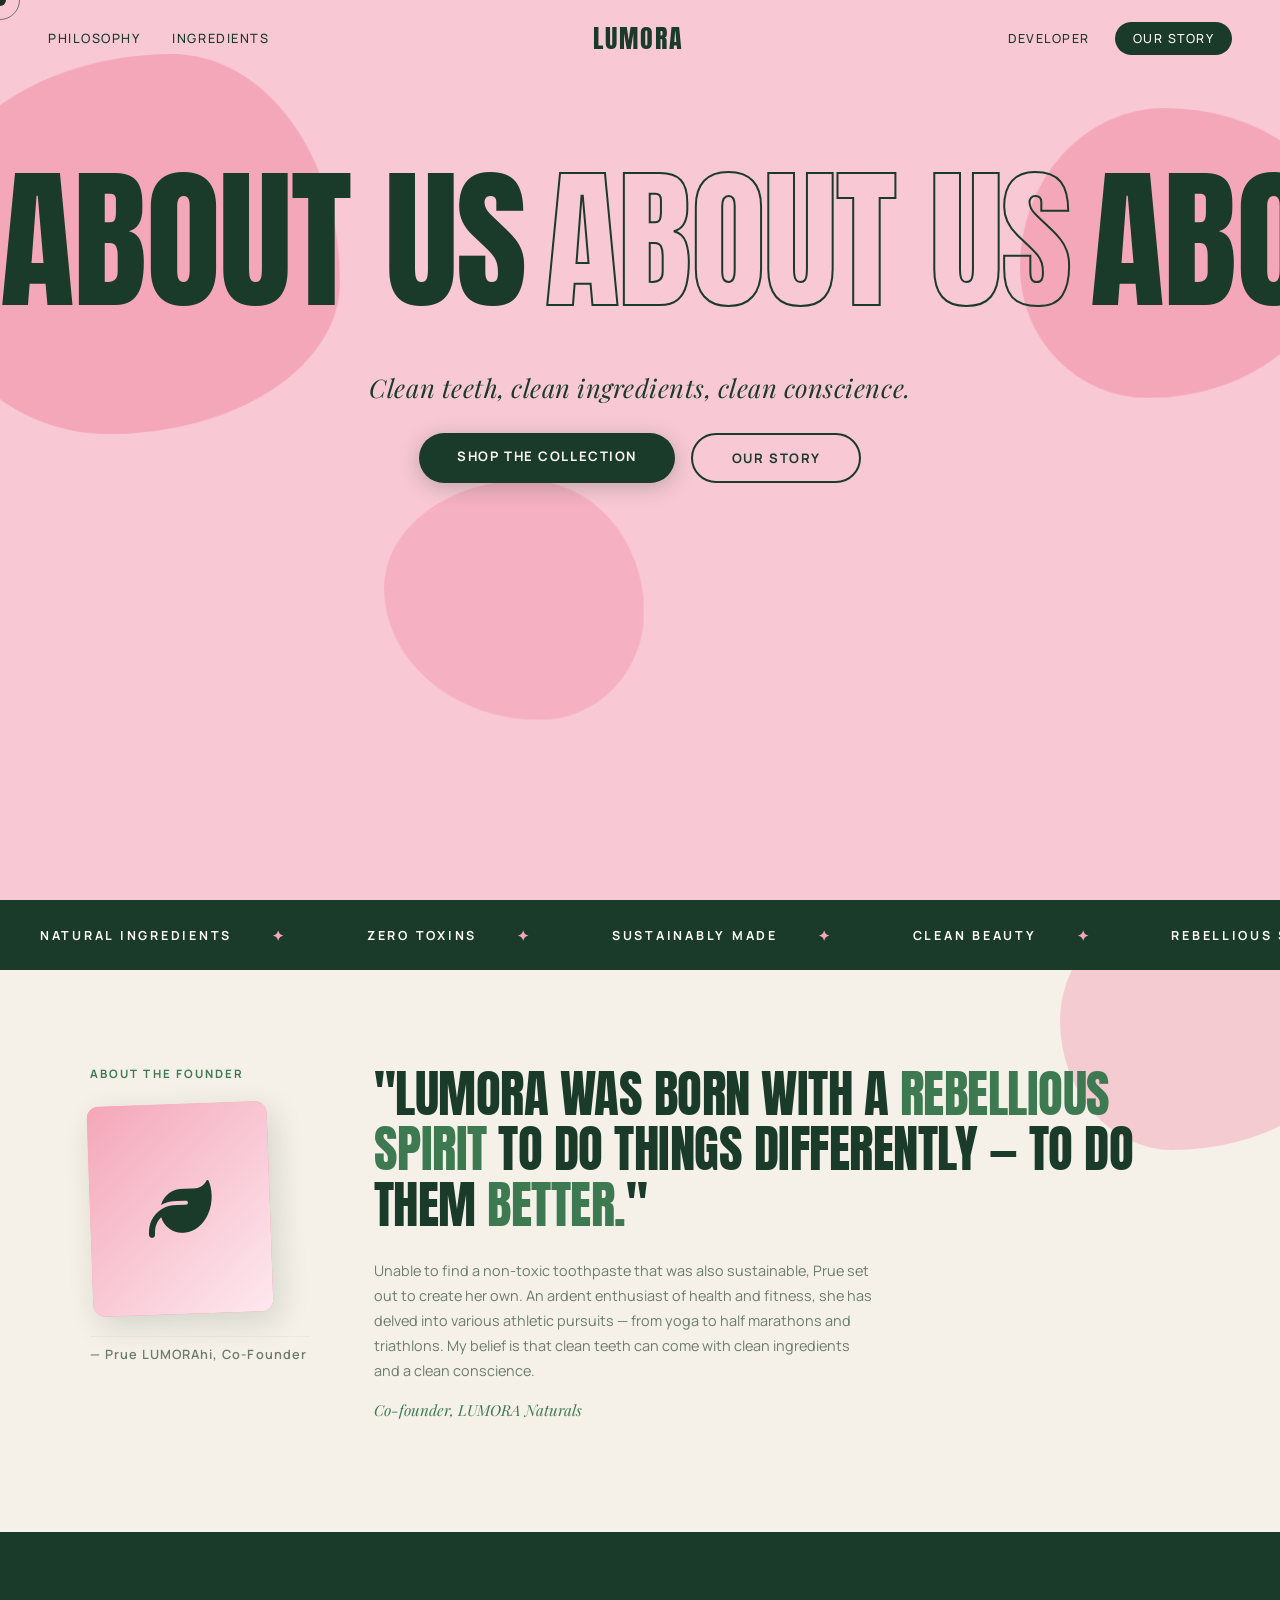
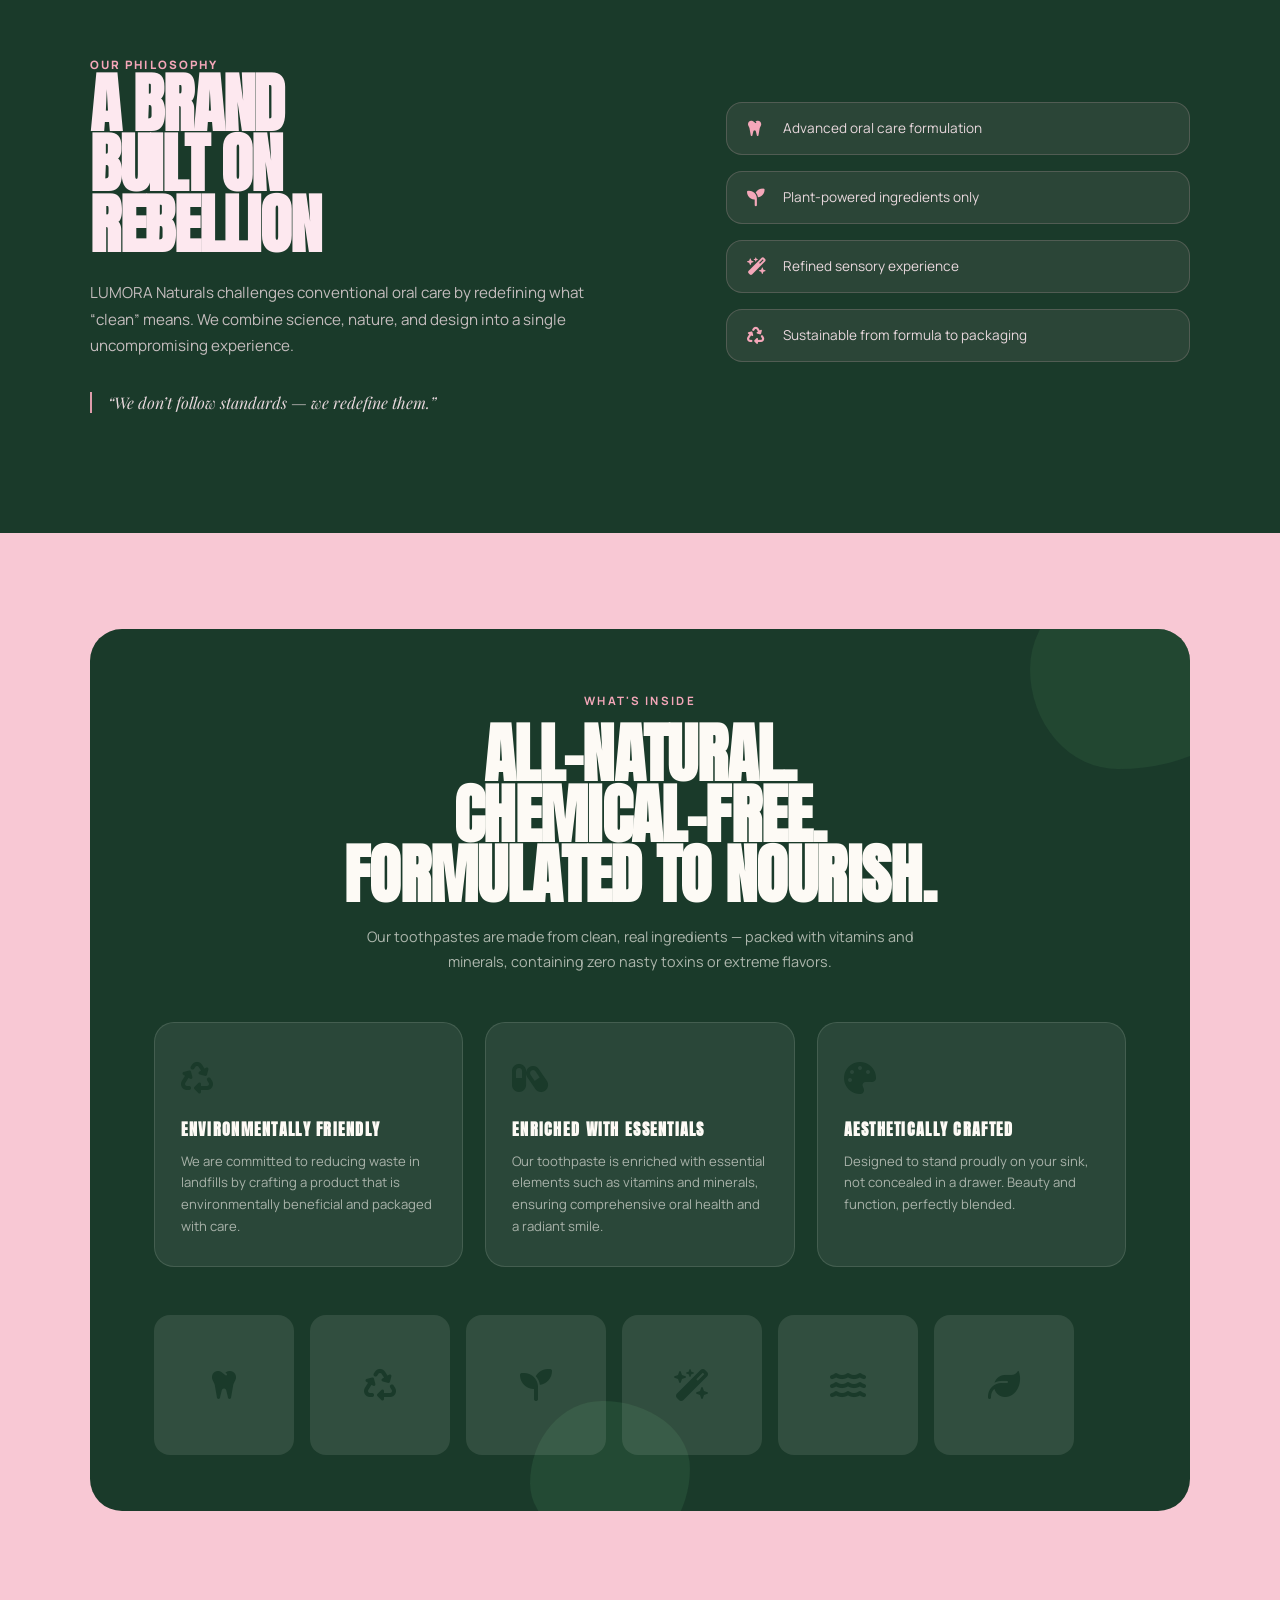
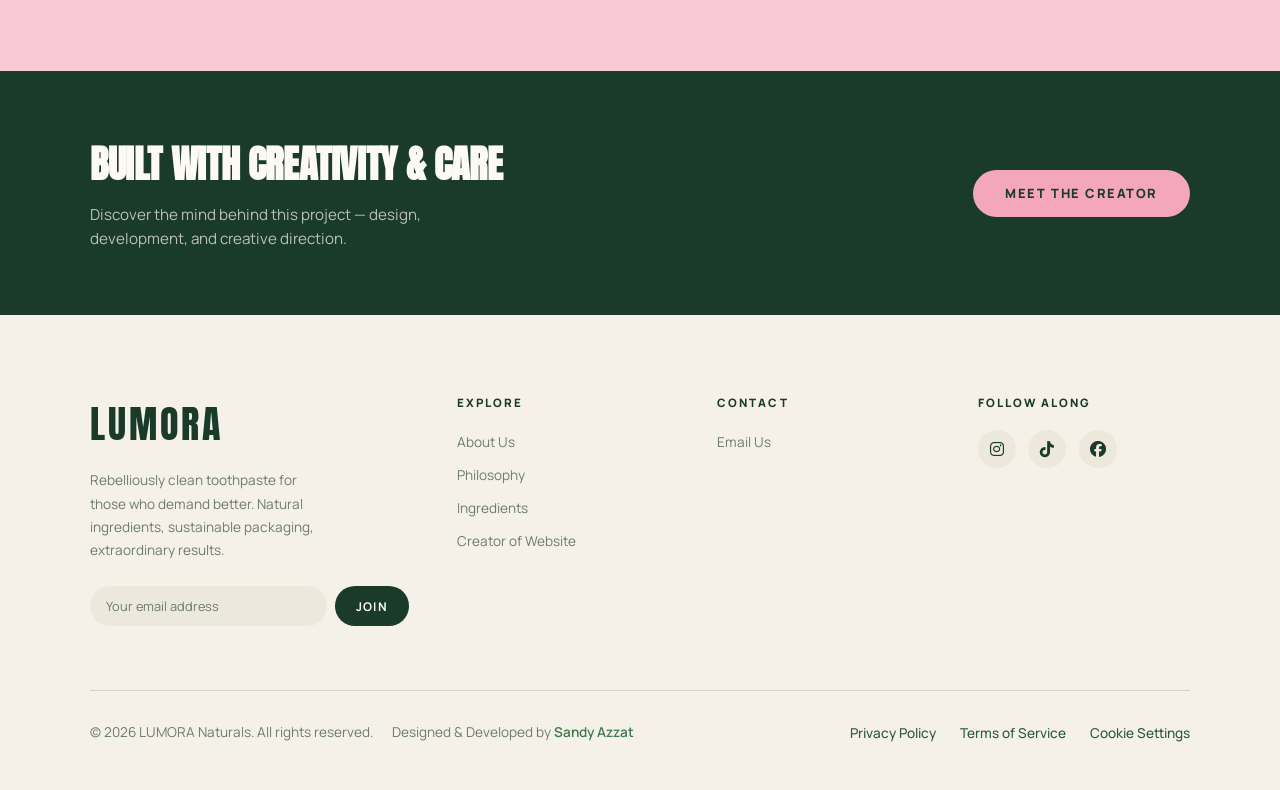
<file: index.html>
<!DOCTYPE html>
<html lang="en">
  <head>
    <meta charset="UTF-8" />
    <meta name="viewport" content="width=device-width, initial-scale=1.0" />
    <title>LUMORA Naturals</title>

    <link rel="preconnect" href="https://fonts.googleapis.com" />
    <link rel="preconnect" href="https://fonts.gstatic.com" crossorigin />
    <link href="https://fonts.googleapis.com/css2?family=Anton&family=Manrope:wght@300;400;500;600;700&family=Playfair+Display:ital,wght@0,700;0,900;1,700&display=swap" rel="stylesheet" />

    <link href="https://cdnjs.cloudflare.com/ajax/libs/font-awesome/6.5.0/css/all.min.css" rel="stylesheet">

    <link rel="stylesheet" href="./index.css">
    <script defer src="./index.js"></script>
  </head>
  <body>
      <div class="cursor" id="cursor"></div>
      <div class="cursor-ring" id="cursorRing"></div>

      <nav>
        <div class="nav-links">
          <a href="#philosophy">Philosophy</a>
          <a href="#ingredients">Ingredients</a>
        </div>
        <span class="logo">LUMORA</span>
        <div class="nav-right">
          <a href="./sandy.html">Developer</a>
          <a class="cart-btn" href="#founder">Our Story</a>
        </div>
      </nav>

      <section id="hero">
        <div class="blob blob-1"></div>
        <div class="blob blob-2"></div>
        <div class="blob blob-3"></div>

        <div class="marquee-wrap">
          <div class="marquee-track" aria-hidden="true">
            <span>About Us</span>
            <span class="outline">About Us</span>
            <span>About Us</span>
            <span class="outline">About Us</span>
            <span>About Us</span>
            <span class="outline">About Us</span>
            <span>About Us</span>
            <span class="outline">About Us</span>
            <span>About Us</span>
            <span class="outline">About Us</span>
            <span>About Us</span>
            <span class="outline">About Us</span>
          </div>
        </div>

        <div class="hero-center">
          <p class="hero-tagline">Clean teeth, clean ingredients, clean conscience.</p>
          <div class="hero-cta">
            <a href="#philosophy" class="btn-primary">Shop the Collection</a>
            <a href="#founder" class="btn-outline">Our Story</a>
          </div>
        </div>
      </section>

      <div class="marquee-section" aria-hidden="true">
        <div class="marquee-track-2">
          <span>Natural Ingredients</span>
          <span>Zero Toxins</span>
          <span>Sustainably Made</span>
          <span>Clean Beauty</span>
          <span>Rebellious Spirit</span>
          <span>Natural Ingredients</span>
          <span>Zero Toxins</span>
          <span>Sustainably Made</span>
          <span>Clean Beauty</span>
          <span>Rebellious Spirit</span>
          <span>Natural Ingredients</span>
          <span>Zero Toxins</span>
          <span>Sustainably Made</span>
          <span>Clean Beauty</span>
          <span>Rebellious Spirit</span>
          <span>Natural Ingredients</span>
          <span>Zero Toxins</span>
          <span>Sustainably Made</span>
          <span>Clean Beauty</span>
          <span>Rebellious Spirit</span>
        </div>
      </div>

      <section id="founder">
        <div class="founder-inner">
          <div class="founder-left reveal">
            <span class="founder-label">About the Founder</span>

            <div class="founder-img-wrap">
              <div class="founder-img-placeholder">
                <i class="fa-solid fa-leaf"></i>
              </div>
            </div>

            <p class="founder-name">— Prue LUMORAhi, Co-Founder</p>
          </div>

          <div class="founder-right">
            <p class="founder-quote reveal reveal-delay-1">
              "LUMORA was born with a <span class="accent">rebellious spirit</span> to do things differently — to do them <span class="accent">better.</span>"
            </p>

            <p class="founder-bio reveal reveal-delay-2">
              Unable to find a non-toxic toothpaste that was also sustainable, Prue set out to create her own. An ardent enthusiast of health and fitness, she has delved into various athletic pursuits — from yoga to half marathons and triathlons. My belief is that clean teeth can come with clean ingredients and a clean conscience.
            </p>

            <em class="founder-byline reveal reveal-delay-3">Co-founder, LUMORA Naturals</em>
          </div>
        </div>
      </section>

      <section id="philosophy">
        <div class="philosophy-bg"></div>

        <div class="philosophy-inner">

          <div class="philosophy-left reveal">

            <span class="eyebrow">Our Philosophy</span>

            <h2 class="headline">
              A BRAND<br>
              BUILT ON<br>
              REBELLION
            </h2>

            <p class="subtext">
              LUMORA Naturals challenges conventional oral care by redefining what “clean” means.
              We combine science, nature, and design into a single uncompromising experience.
            </p>

            <p class="quote">
              “We don’t follow standards — we redefine them.”
            </p>

          </div>

          <div class="philosophy-right reveal reveal-delay-2">

            <div class="feature-line">
              <i class="fa-solid fa-tooth"></i>
              <span>Advanced oral care formulation</span>
            </div>

            <div class="feature-line">
              <i class="fa-solid fa-seedling"></i>
              <span>Plant-powered ingredients only</span>
            </div>

            <div class="feature-line">
              <i class="fa-solid fa-wand-magic-sparkles"></i>
              <span>Refined sensory experience</span>
            </div>

            <div class="feature-line">
              <i class="fa-solid fa-recycle"></i>
              <span>Sustainable from formula to packaging</span>
            </div>

          </div>

        </div>
      </section>

      <section id="ingredients">
        <div class="ingredients-container">

          <div class="ing-header">
            <span class="ing-eyebrow reveal">What's Inside</span>

            <h2 class="ing-headline reveal reveal-delay-1">
              All-Natural.<br>Chemical-Free.<br>Formulated to Nourish.
            </h2>

            <p class="ing-sub reveal reveal-delay-2">
              Our toothpastes are made from clean, real ingredients — packed with vitamins and minerals, containing zero nasty toxins or extreme flavors.
            </p>
          </div>

          <div class="ing-grid">

            <div class="ing-card reveal">
              <span class="ing-icon"><i class="fa-solid fa-recycle"></i></span>
              <h3 class="ing-card-title">Environmentally Friendly</h3>
              <p class="ing-card-desc">We are committed to reducing waste in landfills by crafting a product that is environmentally beneficial and packaged with care.</p>
            </div>

            <div class="ing-card reveal reveal-delay-1">
              <span class="ing-icon"><i class="fa-solid fa-capsules"></i></span>
              <h3 class="ing-card-title">Enriched with Essentials</h3>
              <p class="ing-card-desc">Our toothpaste is enriched with essential elements such as vitamins and minerals, ensuring comprehensive oral health and a radiant smile.</p>
            </div>

            <div class="ing-card reveal reveal-delay-2">
              <span class="ing-icon"><i class="fa-solid fa-palette"></i></span>
              <h3 class="ing-card-title">Aesthetically Crafted</h3>
              <p class="ing-card-desc">Designed to stand proudly on your sink, not concealed in a drawer. Beauty and function, perfectly blended.</p>
            </div>

          </div>

          <div class="ing-product-row reveal reveal-delay-3">
            <div class="ing-product-img"><i class="fa-solid fa-tooth"></i></div>
            <div class="ing-product-img"><i class="fa-solid fa-recycle"></i></div>
            <div class="ing-product-img"><i class="fa-solid fa-seedling"></i></div>
            <div class="ing-product-img"><i class="fa-solid fa-wand-magic-sparkles"></i></div>
            <div class="ing-product-img"><i class="fa-solid fa-water"></i></div>
            <div class="ing-product-img"><i class="fa-solid fa-leaf"></i></div>
          </div>

        </div>
      </section>

      <section class="creator-cta">
        <div class="creator-cta-inner">
          <div class="creator-text">
            <h2>Built with creativity & care</h2>
            <p>
              Discover the mind behind this project — design, development, and creative direction.
            </p>
          </div>
          <a href="./sandy.html" class="creator-btn">Meet the Creator</a>
        </div>
      </section>

      <footer>
        <div class="footer-inner">
          <div class="footer-top">
            <div class="footer-brand">
              <span class="footer-logo">LUMORA</span>
              <p>Rebelliously clean toothpaste for those who demand better. Natural ingredients, sustainable packaging, extraordinary results.</p>
  
              <form class="newsletter-form" onsubmit="return false">
                <input class="newsletter-input" type="email" placeholder="Your email address" />
                <button class="newsletter-btn" type="submit">Join</button>
              </form>
            </div>
  
            <div class="footer-col">
              <h4>Explore</h4>
              <ul>
                <li><a href="#founder">About Us</a></li>
                <li><a href="#philosophy">Philosophy</a></li>
                <li><a href="#ingredients">Ingredients</a></li>
                <li><a href="./sandy.html">Creator of Website</a></li>
              </ul>
            </div>
  
            <div class="footer-col">
              <h4>Contact</h4>
              <ul>
                <li><a href="#">Email Us</a></li>
              </ul>
            </div>
  
            <div class="footer-col">
              <h4>Follow Along</h4>
              <div class="social-links">
                <a href="#" aria-label="Instagram"><i class="fa-brands fa-instagram"></i></a>
                <a href="#" aria-label="TikTok"><i class="fa-brands fa-tiktok"></i></a>
                <a href="#" aria-label="Facebook"><i class="fa-brands fa-facebook"></i></a>
              </div>
            </div>
  
          </div>
  
          <div class="footer-bottom">
            <p class="footer-copy">
              &copy; <span id="year"></span> LUMORA Naturals. All rights reserved.
              <span class="footer-built">Designed & Developed by
                <a href="https://www.linkedin.com/in/sandy-azzat" target="_blank" rel="noopener noreferrer" class="creator-link">
                  Sandy Azzat
                </a>
              </span>
            </p>
  
            <div class="footer-legal">
              <a href="#">Privacy Policy</a>
              <a href="#">Terms of Service</a>
              <a href="#">Cookie Settings</a>
            </div>
          </div>
        </div>
      </footer>
  </body>
</html>
</file>
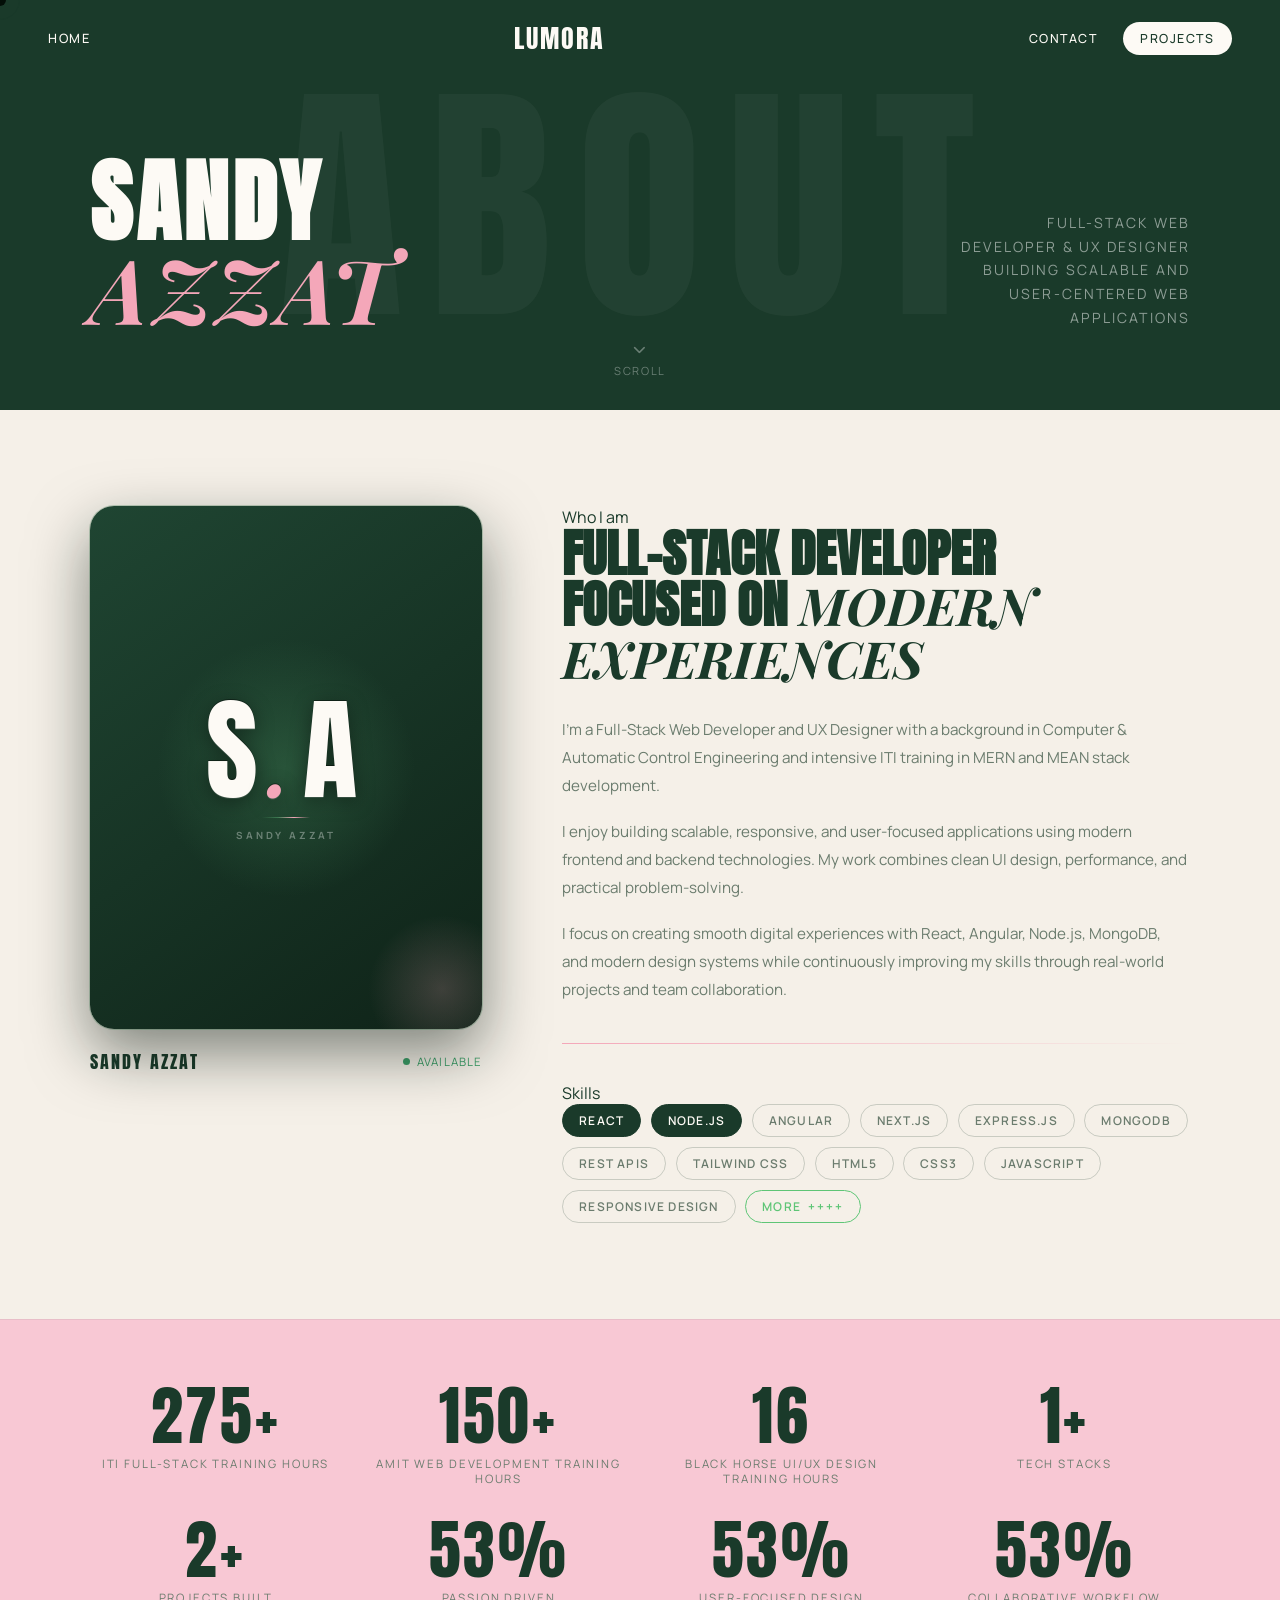
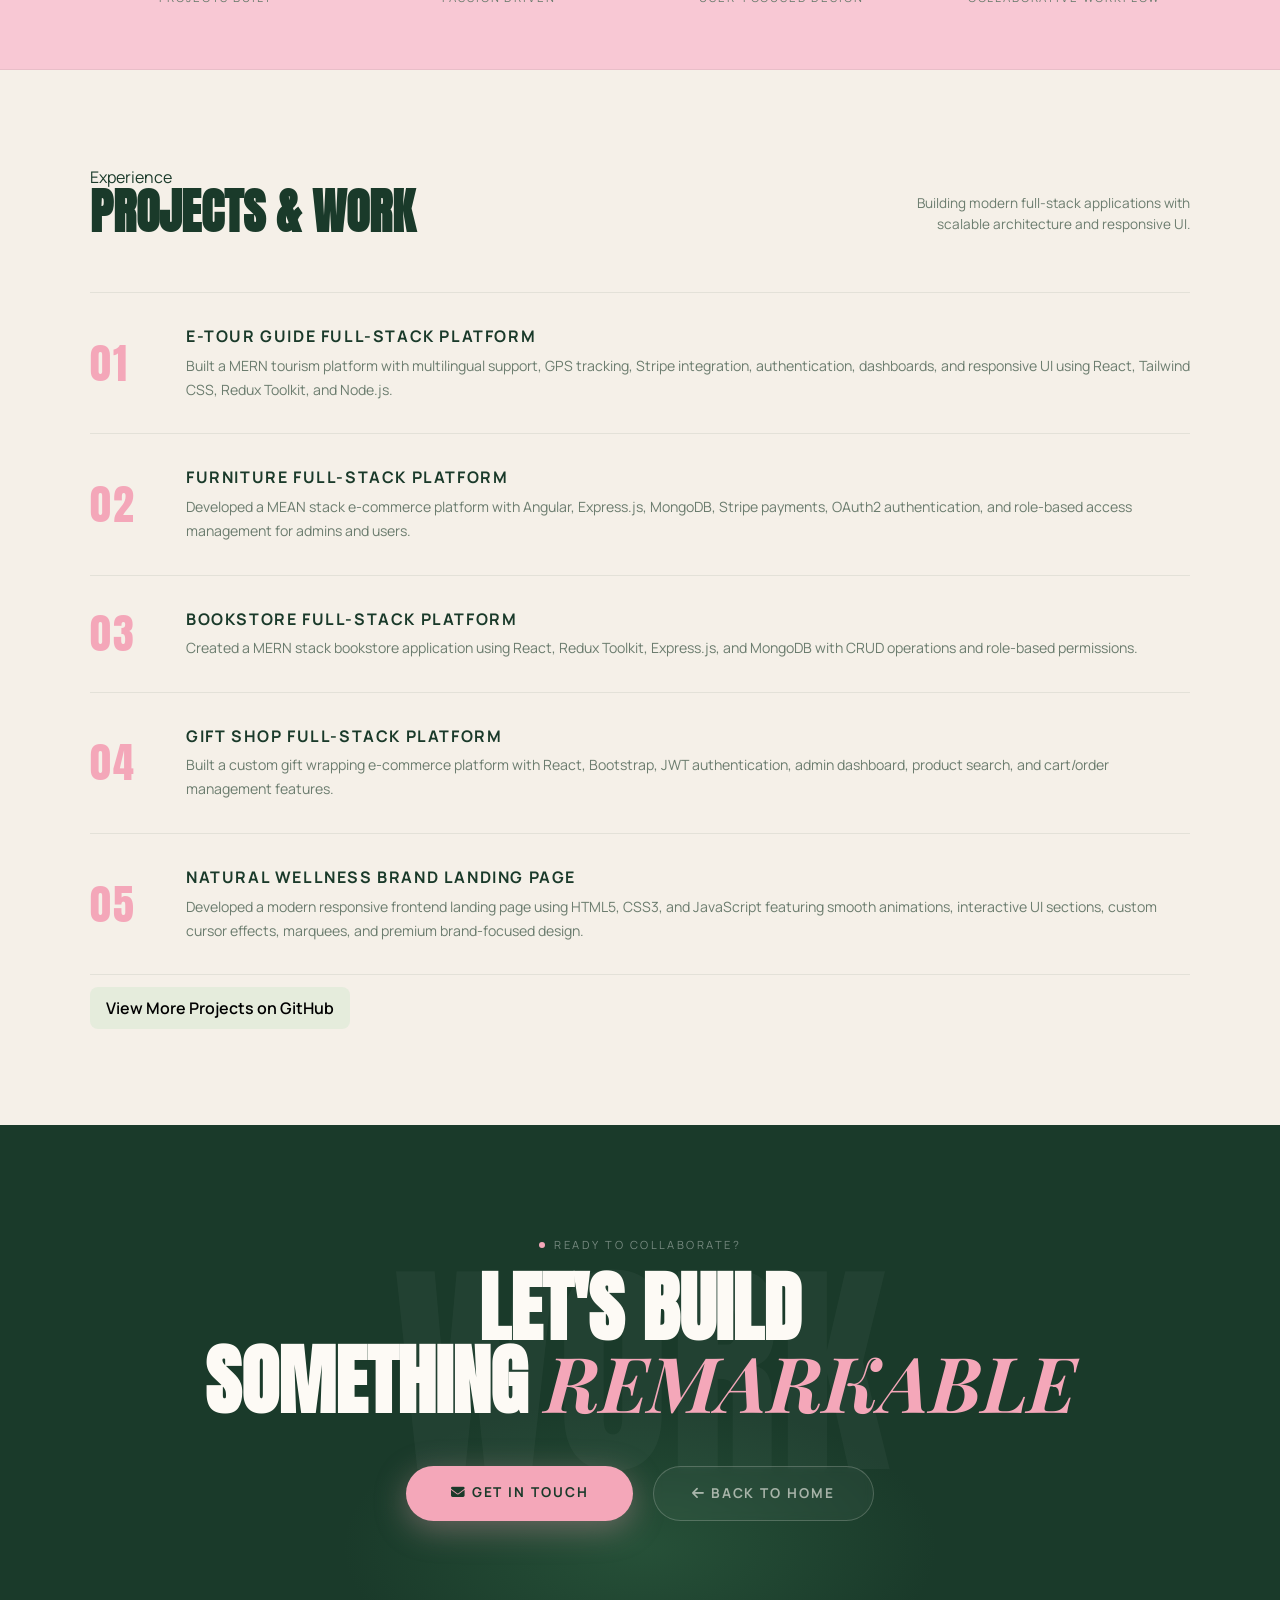
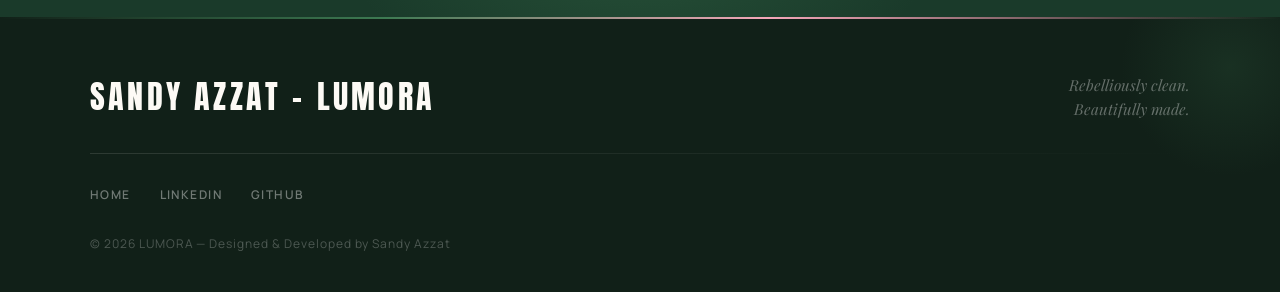
<file: sandy.html>
<!DOCTYPE html>
<html lang="en">
  <head>
    <meta charset="UTF-8" />
    <meta name="viewport" content="width=device-width, initial-scale=1.0" />
    <title>Sandy — Full-Stack Developer</title>

    <link rel="preconnect" href="https://fonts.googleapis.com" />
    <link rel="preconnect" href="https://fonts.gstatic.com" crossorigin />
    <link href="https://fonts.googleapis.com/css2?family=Anton&family=Manrope:wght@300;400;500;600;700&family=Playfair+Display:ital,wght@0,700;0,900;1,700&display=swap" rel="stylesheet"/>
    <link href="https://cdnjs.cloudflare.com/ajax/libs/font-awesome/6.5.0/css/all.min.css" rel="stylesheet">

    <link rel="stylesheet" href="./index.css">
    <link rel="stylesheet" href="./sandy.css">

    <script defer src="./index.js"></script>
    <script defer src="./sandy.js"></script>
  </head>
  <body class="about-page">
    <div class="cursor" id="cursor"></div>
    <div class="cursor-ring" id="cursorRing"></div>

    <nav>
      <div class="nav-links">
        <a href="./index.html">Home</a>
      </div>
      <span class="logo">LUMORA</span>
      <div class="nav-right">
        <a href="#contact">Contact</a>
        <a class="nav-cta" href="#project">Projects</a>
      </div>
    </nav>

    <section class="about-hero">
      <div class="hero-inner">
        <h1 class="hero-name fade-up">
          Sandy<br>
          <span>Azzat</span>
        </h1>
        <p class="hero-tagline fade-up">
          Full-Stack Web Developer &amp; UX Designer<br>
          Building scalable and user-centered web applications
        </p>
      </div>
      <div class="scroll-hint">
        <i class="fa-solid fa-chevron-down"></i>
        Scroll
      </div>
    </section>

    <section class="intro-split">
      <div class="intro-inner">

        <div class="avatar-col fade-up">
          <div class="avatar-frame">
            <div class="avatar-monogram">
              <div class="monogram-initials">S<span>.</span>A</div>
              <div class="monogram-rule"></div>
              <div class="monogram-label">Sandy Azzat</div>
            </div>
          </div>
          <div class="avatar-name-badge">
            <span class="avatar-name">Sandy Azzat</span>
            <span class="avail-dot">Available</span>
          </div>
        </div>

        <div class="bio-col">
          <span class="section-label fade-up">Who I am</span>
          <h2 class="bio-heading fade-up">
            Full-Stack Developer<br>
            focused on <em>modern experiences</em>
          </h2>

          <div class="bio-body fade-up">
            <p>
              I'm a Full-Stack Web Developer and UX Designer with a background in
              Computer &amp; Automatic Control Engineering and intensive ITI training
              in MERN and MEAN stack development.
            </p>
            <p>
              I enjoy building scalable, responsive, and user-focused applications
              using modern frontend and backend technologies. My work combines clean
              UI design, performance, and practical problem-solving.
            </p>
            <p>
              I focus on creating smooth digital experiences with React, Angular,
              Node.js, MongoDB, and modern design systems while continuously improving
              my skills through real-world projects and team collaboration.
            </p>
          </div>

          <div class="bio-divider"></div>

          <span class="section-label fade-up">Skills</span>
            <div class="skills-grid fade-up">
              <span class="skill-tag filled">React</span>
              <span class="skill-tag filled">Node.js</span>
              <span class="skill-tag">Angular</span>
              <span class="skill-tag">Next.js</span>
              <span class="skill-tag">Express.js</span>
              <span class="skill-tag">MongoDB</span>
              <span class="skill-tag">REST APIs</span>
              <span class="skill-tag">Tailwind CSS</span>
              <span class="skill-tag">HTML5</span>
              <span class="skill-tag">CSS3</span>
              <span class="skill-tag">JavaScript</span>
              <span class="skill-tag">Responsive Design</span>
              <span class="skill-tag more">
                MORE <span class="plus">++++</span>
              </span>
            </div>
        </div>

      </div>
    </section>

    <section class="stats-band">
      <div class="stats-inner">
        <div class="stat-item fade-up">
          <div class="stat-number">512<sup>+</sup></div>
          <div class="stat-label">ITI Full-Stack Training Hours</div>
        </div>
        <div class="stat-item fade-up">
          <div class="stat-number">280<sup>+</sup></div>
          <div class="stat-label">AMIT Web Development Training Hours</div>
        </div>
        <div class="stat-item fade-up">
          <div class="stat-number">30</div>
          <div class="stat-label">Black Horse UI/UX Design Training Hours</div>
        </div>
        <div class="stat-item fade-up">
          <div class="stat-number">2<sup>+</sup></div>
          <div class="stat-label">Tech Stacks</div>
        </div>
        <div class="stat-item fade-up">
          <div class="stat-number">5<sup>+</sup></div>
          <div class="stat-label">Projects Built</div>
        </div>
        <div class="stat-item fade-up">
          <div class="stat-number">100<sup>%</sup></div>
          <div class="stat-label">Passion Driven</div>
        </div>
        <div class="stat-item fade-up">
          <div class="stat-number">100<sup>%</sup></div>
          <div class="stat-label">User-Focused Design</div>
        </div>
        <div class="stat-item fade-up">
          <div class="stat-number">100<sup>%</sup></div>
          <div class="stat-label">Collaborative Workflow</div>
        </div>
      </div>
    </section>

    <section class="process-section">
      <div class="process-inner">
        <div class="process-header">
          <div>
            <div class="section-label">Experience</div>
            <h2 class="process-title">Projects &amp; Work</h2>
          </div>
          <p class="process-sub">
            Building modern full-stack applications with scalable architecture and responsive UI.
          </p>
        </div>

        <ul id="project" class="process-list">
          <li class="process-item fade-up">
            <span class="process-num">01</span>
            <div class="process-text">
              <h3>E-Tour Guide Full-Stack Platform</h3>
              <p>Built a MERN tourism platform with multilingual support, GPS tracking, Stripe integration, authentication, dashboards, and responsive UI using React, Tailwind CSS, Redux Toolkit, and Node.js.</p>
            </div>
          </li>
          <li class="process-item fade-up">
            <span class="process-num">02</span>
            <div class="process-text">
              <h3>Furniture Full-Stack Platform</h3>
              <p>Developed a MEAN stack e-commerce platform with Angular, Express.js, MongoDB, Stripe payments, OAuth2 authentication, and role-based access management for admins and users.</p>
            </div>
          </li>
          <li class="process-item fade-up">
            <span class="process-num">03</span>
            <div class="process-text">
              <h3>Bookstore Full-Stack Platform</h3>
              <p>Created a MERN stack bookstore application using React, Redux Toolkit, Express.js, and MongoDB with CRUD operations and role-based permissions.</p>
            </div>
          </li>
          <li class="process-item fade-up">
            <span class="process-num">04</span>
            <div class="process-text">
              <h3>Gift Shop Full-Stack Platform</h3>
              <p>Built a custom gift wrapping e-commerce platform with React, Bootstrap, JWT authentication, admin dashboard, product search, and cart/order management features.</p>
            </div>
          </li>
          <li class="process-item fade-up">
            <span class="process-num">05</span>
            <div class="process-text">
              <h3>Natural Wellness Brand Landing Page</h3>
              <p>Developed a modern responsive frontend landing page using HTML5, CSS3, and JavaScript featuring smooth animations, interactive UI sections, custom cursor effects, marquees, and premium brand-focused design.</p>
            </div>
          </li>
        </ul>
        <a class="github-link" href="https://github.com/SandyAzzat" target="_blank" rel="noopener">View More Projects on GitHub</a>
      </div>
    </section>

    <section id="contact" class="cta-band">
      <div class="cta-inner">
        <p class="cta-label">Ready to collaborate?</p>
        <h2 class="cta-heading">
          Let's build<br>something <em>remarkable</em>
        </h2>
        <div class="cta-actions">
          <a class="btn-primary" href="mailto:sandy.azzat.youssef@gmail.com">
            <i class="fa-solid fa-envelope"></i> Get in Touch
          </a>
          <a class="btn-ghost" href="./index.html">
            <i class="fa-solid fa-arrow-left"></i> Back to Home
          </a>
        </div>
      </div>
    </section>

    <footer class="about-footer">
      <div class="about-footer-inner">
        <div class="about-footer-top">
          <span class="footer-logo">Sandy Azzat - LUMORA</span>
          <p class="about-footer-tagline">
            Rebelliously clean.<br>Beautifully made.
          </p>
        </div>
        <div class="about-footer-divider"></div>
        <div class="about-footer-bottom">
          <div class="about-footer-links" aria-label="Footer navigation">
            <a href="./index.html">Home</a>
            <a href="https://www.linkedin.com/in/sandy-azzat">LinkedIn</a>
            <a href="https://github.com/SandyAzzat">GitHub</a>
          </div>
        </div>
        <p class="footer-copy">&copy; <span id="year"></span> LUMORA — Designed & Developed by Sandy Azzat</p>
      </div>
    </footer>
  </body>
</html>
</file>
<file: index.css>
:root {
  --pink-bg: #f8c8d4;
  --pink-blob: #f4a7b9;
  --pink-light: #fde8ef;
  --cream: #f5f0e8;
  --cream-dark: #ede8dc;
  --green-dark: #1a3a2a;
  --green-mid: #2d5a3d;
  --green-accent: #3d7a52;
  --white: #fdfaf5;
  --text-muted: #6b7c6e;
  --font-display: "Anton", sans-serif;
  --font-serif: "Playfair Display", serif;
  --font-body: "Manrope", sans-serif;
}

*,
*::before,
*::after {
  box-sizing: border-box;
  margin: 0;
  padding: 0;
}

html {
  scroll-behavior: smooth;
  font-size: 16px;
}

@supports (scrollbar-width: 12px) {
  html {
    scrollbar-width: 12px;
    scrollbar-color: var(--green-accent) var(--green-dark);
  }
}

::-webkit-scrollbar {
  width: 12px;
}
::-webkit-scrollbar-track {
  background: var(--green-dark);
}
::-webkit-scrollbar-thumb {
  background: var(--green-accent);
}
::-webkit-scrollbar-thumb:hover {
  background: #5aab74;
}

body {
  background-color: var(--pink-bg);
  font-family: var(--font-body);
  color: var(--green-dark);
  overflow-x: hidden;
  cursor: none;
}

.cursor {
  width: 12px;
  height: 12px;
  background: var(--green-dark);
  border-radius: 50%;
  position: fixed;
  top: 0;
  left: 0;
  pointer-events: none;
  transform: translate(-50%, -50%);
  transition:
    transform 0.1s,
    width 0.3s,
    height 0.3s,
    background 0.3s;
  z-index: 9999;
  mix-blend-mode: multiply;
}
.cursor-ring {
  width: 40px;
  height: 40px;
  border: 1.5px solid var(--green-dark);
  border-radius: 50%;
  position: fixed;
  top: 0;
  left: 0;
  pointer-events: none;
  transform: translate(-50%, -50%);
  transition:
    transform 0.18s ease,
    width 0.3s,
    height 0.3s,
    opacity 0.3s;
  z-index: 9998;
  opacity: 0.6;
}
.cursor.hover {
  width: 20px;
  height: 20px;
  background: var(--pink-blob);
}
.cursor-ring.hover {
  width: 64px;
  height: 64px;
  opacity: 0.3;
}

nav {
  position: fixed;
  top: 0;
  left: 0;
  right: 0;
  z-index: 100;
  display: flex;
  justify-content: space-between;
  align-items: center;
  padding: 1.2rem 3rem;

  background: transparent;
  -webkit-backdrop-filter: blur(0px);
  backdrop-filter: blur(0px);
  transition:
    background 0.35s ease,
    backdrop-filter 0.35s ease,
    -webkit-backdrop-filter 0.35s ease,
    box-shadow 0.35s ease;
}

nav.scrolled {
  background: rgba(248, 200, 212, 0.55);
  -webkit-backdrop-filter: blur(30px) saturate(1.4);
  backdrop-filter: blur(18px) saturate(1.4);
  box-shadow: 0 4px 30px rgba(26, 58, 42, 0.1);
}

.dark-nav nav.scrolled {
  background: rgba(26, 58, 42, 0.55);
  -webkit-backdrop-filter: blur(18px) saturate(1.4);
  backdrop-filter: blur(18px) saturate(1.4);
}

nav .nav-links {
  display: flex;
  gap: 2rem;
}
nav .nav-links a {
  font-family: var(--font-body);
  font-weight: 500;
  font-size: 0.8rem;
  letter-spacing: 0.12em;
  text-transform: uppercase;
  color: var(--green-dark);
  text-decoration: none;
  transition: opacity 0.2s;
}
nav .nav-links a:hover {
  opacity: 0.5;
}
nav .logo {
  font-family: var(--font-display);
  font-size: 1.6rem;
  letter-spacing: 0.08em;
  color: var(--green-dark);
  text-transform: uppercase;
}
nav .nav-right {
  display: flex;
  gap: 1.6rem;
  align-items: center;
}
nav .nav-right a {
  font-family: var(--font-body);
  font-weight: 500;
  font-size: 0.78rem;
  letter-spacing: 0.12em;
  text-transform: uppercase;
  color: var(--green-dark);
  text-decoration: none;
  transition: opacity 0.2s;
}
nav .nav-right a:hover {
  opacity: 0.5;
}
nav .cart-btn,
nav .nav-cta {
  font-family: var(--font-body);
  font-size: 0.78rem;
  font-weight: 600;
  letter-spacing: 0.1em;
  text-transform: uppercase;
  background: var(--green-dark);
  color: var(--white) !important;
  padding: 0.5rem 1.1rem;
  border-radius: 100px;
  text-decoration: none;
  transition:
    background 0.2s,
    color 0.2s;
}
.cart-btn:hover,
.nav-cta:hover {
  background: var(--green-accent) !important;
}

.about-page nav .nav-links a,
.about-page nav .logo,
.about-page nav .nav-right a {
  color: var(--white);
}
.about-page nav.scrolled .nav-links a,
.about-page nav.scrolled .logo,
.about-page nav.scrolled .nav-right a {
  color: var(--green-dark);
}
.about-page nav .cart-btn,
.about-page nav .nav-cta {
  background: var(--white);
  color: var(--green-dark) !important;
}
.about-page nav.scrolled .cart-btn,
.about-page nav.scrolled .nav-cta {
  background: var(--green-dark);
  color: var(--white) !important;
}
.about-page nav.scrolled {
  background: rgba(245, 240, 232, 0.72);
}

#hero {
  position: relative;
  min-height: 100vh;
  background: var(--pink-bg);
  display: flex;
  flex-direction: column;
  overflow: hidden;
  padding-top: 80px;
}

.blob {
  position: absolute;
  border-radius: 60% 40% 55% 45% / 50% 60% 40% 50%;
  background: var(--pink-blob);
  filter: blur(0px);
  will-change: transform;
  animation: blobFloat 8s ease-in-out infinite;
  z-index: 0;
}
.blob-1 {
  width: 420px;
  height: 380px;
  top: 6%;
  left: -80px;
  animation-duration: 9s;
}
.blob-2 {
  width: 320px;
  height: 290px;
  top: 12%;
  right: -60px;
  animation-duration: 11s;
  animation-delay: -3s;
  border-radius: 45% 55% 60% 40% / 55% 45% 55% 45%;
}
.blob-3 {
  width: 260px;
  height: 240px;
  bottom: 20%;
  left: 30%;
  animation-duration: 7s;
  animation-delay: -5s;
  border-radius: 55% 45% 40% 60% / 45% 55% 45% 55%;
  opacity: 0.7;
}
@keyframes blobFloat {
  0%,
  100% {
    transform: translate(0, 0) scale(1) rotate(0deg);
  }
  33% {
    transform: translate(12px, -18px) scale(1.04) rotate(2deg);
  }
  66% {
    transform: translate(-8px, 10px) scale(0.97) rotate(-1.5deg);
  }
}

.marquee-wrap {
  position: relative;
  z-index: 2;
  overflow: hidden;
  padding: 3.5rem 0 1rem;
  margin-top: 2rem;
}
.marquee-track {
  display: flex;
  white-space: nowrap;
  animation: marquee 18s linear infinite;
  width: max-content;
}
.marquee-track span {
  font-family: var(--font-display);
  font-size: clamp(5rem, 12vw, 11rem);
  letter-spacing: -0.01em;
  color: var(--green-dark);
  text-transform: uppercase;
  padding-right: 1.2rem;
  line-height: 0.95;
}
.marquee-track span.outline {
  -webkit-text-stroke: 2px var(--green-dark);
  color: transparent;
}
@keyframes marquee {
  from {
    transform: translateX(0);
  }
  to {
    transform: translateX(-50%);
  }
}

.hero-center {
  position: relative;
  z-index: 3;
  display: flex;
  flex-direction: column;
  align-items: center;
  text-align: center;
  padding: 2.5rem 2rem 4rem;
  gap: 1.8rem;
}
.hero-tagline {
  font-family: var(--font-serif);
  font-style: italic;
  font-size: clamp(1.1rem, 2.5vw, 1.6rem);
  color: var(--green-dark);
  opacity: 0.7;
  letter-spacing: 0.02em;
  animation: fadeUp 1s ease 0.3s both;
}
.hero-cta {
  display: inline-flex;
  gap: 1rem;
  flex-wrap: wrap;
  justify-content: center;
  animation: fadeUp 1s ease 0.5s both;
}
.btn-primary {
  font-family: var(--font-body);
  font-weight: 700;
  font-size: 0.82rem;
  letter-spacing: 0.12em;
  text-transform: uppercase;
  background: var(--green-dark);
  color: var(--white);
  padding: 0.9rem 2.4rem;
  border-radius: 100px;
  text-decoration: none;
  transition:
    transform 0.22s,
    background 0.22s,
    box-shadow 0.22s;
  box-shadow: 0 4px 20px rgba(26, 58, 42, 0.25);
}
.btn-primary:hover {
  transform: translateY(-3px);
  background: var(--green-accent);
  box-shadow: 0 8px 30px rgba(26, 58, 42, 0.3);
}
.btn-outline {
  font-family: var(--font-body);
  font-weight: 700;
  font-size: 0.82rem;
  letter-spacing: 0.12em;
  text-transform: uppercase;
  border: 2px solid var(--green-dark);
  color: var(--green-dark);
  padding: 0.9rem 2.4rem;
  border-radius: 100px;
  text-decoration: none;
  transition:
    transform 0.22s,
    background 0.22s;
}
.btn-outline:hover {
  transform: translateY(-3px);
  background: var(--green-dark);
  color: var(--white);
}

.btn-ghost {
  font-family: var(--font-body);
  font-weight: 700;
  font-size: 0.82rem;
  letter-spacing: 0.12em;
  text-transform: uppercase;
  border: 2px solid rgba(253, 250, 245, 0.4);
  color: rgba(253, 250, 245, 0.75);
  padding: 0.9rem 2.4rem;
  border-radius: 100px;
  text-decoration: none;
  transition:
    transform 0.22s,
    border-color 0.22s,
    color 0.22s;
}
.btn-ghost:hover {
  transform: translateY(-3px);
  border-color: var(--white);
  color: var(--white);
}

@keyframes fadeUp {
  from {
    opacity: 0;
    transform: translateY(30px);
  }
  to {
    opacity: 1;
    transform: translateY(0);
  }
}

#founder {
  background: var(--cream);
  padding: 6rem 3rem 7rem;
  position: relative;
  overflow: hidden;
}
#founder::before {
  content: "";
  position: absolute;
  top: -80px;
  right: -60px;
  width: 280px;
  height: 260px;
  background: var(--pink-blob);
  border-radius: 55% 45% 60% 40% / 50% 60% 40% 50%;
  opacity: 0.5;
  z-index: 0;
}
.founder-inner {
  max-width: 1100px;
  margin: 0 auto;
  display: grid;
  grid-template-columns: 220px 1fr;
  gap: 4rem;
  align-items: start;
  position: relative;
  z-index: 1;
}
.founder-left {
  display: flex;
  flex-direction: column;
  gap: 1.4rem;
}
.founder-label {
  font-family: var(--font-body);
  font-size: 0.72rem;
  font-weight: 700;
  letter-spacing: 0.18em;
  text-transform: uppercase;
  color: var(--green-accent);
}
.founder-img-wrap {
  width: 180px;
  height: 210px;
  border-radius: 12px;
  overflow: hidden;
  background: var(--pink-blob);
  position: relative;
  box-shadow: 6px 10px 30px rgba(26, 58, 42, 0.15);
  transform: rotate(-2deg);
  transition: transform 0.4s;
}
.founder-img-wrap:hover {
  transform: rotate(0deg) scale(1.03);
}
.founder-img-placeholder {
  width: 100%;
  height: 100%;
  display: flex;
  align-items: center;
  justify-content: center;
  background: linear-gradient(
    135deg,
    var(--pink-blob) 0%,
    var(--pink-light) 100%
  );
  font-size: 4rem;
}
.founder-name {
  font-family: var(--font-body);
  font-size: 0.8rem;
  font-weight: 600;
  color: var(--text-muted);
  letter-spacing: 0.08em;
  padding-top: 0.5rem;
  border-top: 1px solid var(--cream-dark);
}

.founder-quote {
  font-family: var(--font-display);
  font-size: clamp(1.8rem, 4vw, 3.2rem);
  line-height: 1.08;
  color: var(--green-dark);
  text-transform: uppercase;
  letter-spacing: -0.01em;
  margin-bottom: 1.6rem;
}
.founder-quote .accent {
  color: var(--green-accent);
  font-style: normal;
}
.founder-bio {
  font-family: var(--font-body);
  font-size: 0.9rem;
  line-height: 1.75;
  color: var(--text-muted);
  max-width: 500px;
}
.founder-byline {
  font-family: var(--font-serif);
  font-style: italic;
  font-size: 0.95rem;
  color: var(--green-accent);
  margin-top: 1rem;
  display: block;
}

#philosophy {
  position: relative;
  padding: 120px 3rem;
  overflow: hidden;

  background: var(--green-dark);
  color: var(--pink-light);
}

.philosophy-inner {
  position: relative;
  display: grid;
  grid-template-columns: 1.2fr 1fr;
  gap: 5rem;
  align-items: center;
  max-width: 1100px;
  margin: 0 auto;
  z-index: 1;
}

.philosophy-left .eyebrow {
  font-family: var(--font-body);
  font-size: 0.72rem;
  font-weight: 800;
  letter-spacing: 0.18em;
  text-transform: uppercase;
  color: var(--pink-blob);
  margin-bottom: 1rem;
}

.philosophy-left .headline {
  font-family: var(--font-display);
  font-size: clamp(2.5rem, 5vw, 4.5rem);
  line-height: 0.95;
  text-transform: uppercase;
  color: var(--pink-light);
  margin-bottom: 1.5rem;
  letter-spacing: -0.02em;
}

.philosophy-left .subtext {
  font-family: var(--font-body);
  font-size: 0.95rem;
  line-height: 1.75;
  color: rgba(253, 232, 239, 0.75);
  max-width: 520px;
}

.philosophy-left .quote {
  margin-top: 2rem;
  font-family: var(--font-serif);
  font-style: italic;
  font-size: 1rem;
  color: var(--pink-light);
  border-left: 2px solid var(--pink-blob);
  padding-left: 1rem;
  opacity: 0.9;
}

.philosophy-right {
  display: flex;
  flex-direction: column;
  gap: 1rem;
}

.feature-line {
  display: flex;
  align-items: center;
  gap: 1rem;

  padding: 1rem 1.2rem;
  border-radius: 16px;

  background: rgba(253, 200, 212, 0.08);
  border: 1px solid rgba(253, 200, 212, 0.18);

  transition: all 0.25s ease;
}

.feature-line i {
  font-size: 1.1rem;
  color: var(--pink-blob);
  min-width: 20px;
}

.feature-line span {
  font-family: var(--font-body);
  font-size: 0.85rem;
  color: var(--pink-light);
  line-height: 1.4;
  opacity: 0.9;
}

.feature-line:hover {
  transform: translateY(-3px);
  background: rgba(253, 200, 212, 0.12);
  border-color: rgba(253, 200, 212, 0.35);
  box-shadow: 0 10px 30px rgba(244, 167, 185, 0.15);
}

@media (max-width: 900px) {
  .philosophy-inner {
    grid-template-columns: 1fr;
    gap: 3rem;
  }

  .philosophy-left .headline {
    font-size: 2.8rem;
  }
}

@media (max-width: 900px) {
  .philosophy-inner {
    grid-template-columns: 1fr;
    gap: 3rem;
  }

  .philosophy-left .headline {
    font-size: 2.8rem;
  }
}

#ingredients {
  background: var(--pink-bg);
  padding: 6rem 3rem;
}
.ingredients-container {
  max-width: 1100px;
  margin: 0 auto;
  background: var(--green-dark);
  border-radius: 32px;
  padding: 4rem 4rem 3rem;
  position: relative;
  overflow: hidden;
}
.ingredients-container::before {
  content: "";
  position: absolute;
  top: -60px;
  right: -60px;
  width: 220px;
  height: 200px;
  background: var(--green-mid);
  border-radius: 55% 45% 60% 40% / 50% 60% 40% 50%;
  opacity: 0.4;
}
.ingredients-container::after {
  content: "";
  position: absolute;
  bottom: -40px;
  left: 40%;
  width: 160px;
  height: 150px;
  background: var(--green-accent);
  border-radius: 45% 55% 40% 60% / 55% 45% 55% 45%;
  opacity: 0.25;
}
.ing-header {
  text-align: center;
  margin-bottom: 3rem;
  position: relative;
  z-index: 1;
}
.ing-eyebrow {
  font-family: var(--font-body);
  font-size: 0.72rem;
  font-weight: 700;
  letter-spacing: 0.2em;
  text-transform: uppercase;
  color: var(--pink-blob);
  margin-bottom: 1rem;
  display: block;
}
.ing-headline {
  font-family: var(--font-display);
  font-size: clamp(2rem, 5vw, 4rem);
  text-transform: uppercase;
  line-height: 0.95;
  color: var(--white);
  letter-spacing: -0.01em;
  margin-bottom: 1.2rem;
}
.ing-sub {
  font-family: var(--font-body);
  font-size: 0.9rem;
  line-height: 1.7;
  color: rgba(253, 250, 245, 0.65);
  max-width: 580px;
  margin: 0 auto;
}
.ing-grid {
  display: grid;
  grid-template-columns: repeat(3, 1fr);
  gap: 1.4rem;
  margin-bottom: 3rem;
  position: relative;
  z-index: 1;
}
.ing-card {
  background: rgba(253, 250, 245, 0.07);
  border: 1px solid rgba(253, 250, 245, 0.12);
  border-radius: 20px;
  padding: 1.8rem 1.6rem;
  transition:
    background 0.3s,
    transform 0.3s;
}
.ing-card:hover {
  background: rgba(253, 250, 245, 0.12);
  transform: translateY(-4px);
}
.ing-icon {
  font-size: 2.2rem;
  margin-bottom: 1rem;
  display: block;
}
.ing-card-title {
  font-family: var(--font-display);
  font-size: 1rem;
  text-transform: uppercase;
  letter-spacing: 0.08em;
  color: var(--white);
  margin-bottom: 0.6rem;
}
.ing-card-desc {
  font-family: var(--font-body);
  font-size: 0.82rem;
  line-height: 1.65;
  color: rgba(253, 250, 245, 0.6);
}
.ing-product-row {
  display: flex;
  gap: 1rem;
  overflow-x: auto;
  padding-bottom: 0.5rem;
  position: relative;
  z-index: 1;
  -ms-overflow-style: none;
  @supports (scrollbar-width: none) {
    scrollbar-width: none;
  }
}
.ing-product-row::-webkit-scrollbar {
  width: 0;
  height: 0;
  background: transparent;
}
.ing-product-img {
  flex: 0 0 140px;
  height: 140px;
  border-radius: 16px;
  overflow: hidden;
  background: rgba(253, 250, 245, 0.1);
  display: flex;
  align-items: center;
  justify-content: center;
  font-size: 2.5rem;
  transition: transform 0.3s;
}
.ing-product-img:hover {
  transform: scale(1.06);
}

.marquee-section {
  background: var(--green-dark);
  padding: 1.6rem 0;
  overflow: hidden;
}
.marquee-track-2 {
  display: flex;
  white-space: nowrap;
  animation: marquee2 20s linear infinite;
  width: max-content;
}
.marquee-track-2 span {
  font-family: var(--font-body);
  font-weight: 700;
  font-size: 0.78rem;
  letter-spacing: 0.22em;
  text-transform: uppercase;
  color: var(--white);
  padding: 0 2.5rem;
  display: flex;
  align-items: center;
  gap: 2.5rem;
}
.marquee-track-2 span::after {
  content: "✦";
  color: var(--pink-blob);
  font-size: 0.9rem;
}
@keyframes marquee2 {
  from {
    transform: translateX(0);
  }
  to {
    transform: translateX(-50%);
  }
}

.creator-cta {
  background: var(--green-dark);
  padding: 4rem 3rem;
  margin-top: 4rem;
}

.creator-cta-inner {
  max-width: 1100px;
  margin: 0 auto;
  display: flex;
  justify-content: space-between;
  align-items: center;
  gap: 2rem;
  flex-wrap: wrap;
}

.creator-text h2 {
  font-family: var(--font-display);
  font-size: clamp(1.8rem, 3vw, 2.6rem);
  color: var(--white);
  text-transform: uppercase;
  letter-spacing: -0.01em;
  margin-bottom: 0.6rem;
}

.creator-text p {
  font-family: var(--font-body);
  font-size: 0.95rem;
  color: rgba(253, 250, 245, 0.7);
  max-width: 420px;
  line-height: 1.6;
}

.creator-btn {
  display: inline-block;
  padding: 0.9rem 2rem;
  border-radius: 100px;
  background: var(--pink-blob);
  color: var(--green-dark);
  font-family: var(--font-body);
  font-weight: 800;
  font-size: 0.8rem;
  letter-spacing: 0.12em;
  text-transform: uppercase;
  text-decoration: none;
  transition:
    transform 0.25s ease,
    background 0.25s ease;
}

.creator-btn:hover {
  transform: translateY(-3px);
  background: var(--pink-light);
}

footer {
  background: var(--cream);
  padding: 5rem 3rem 3rem;
}
.footer-inner {
  max-width: 1100px;
  margin: 0 auto;
}
.footer-top {
  display: grid;
  grid-template-columns: 1.5fr 1fr 1fr 1fr;
  gap: 3rem;
  margin-bottom: 4rem;
}
.footer-brand .footer-logo {
  font-family: var(--font-display);
  font-size: 2.4rem;
  text-transform: uppercase;
  color: var(--green-dark);
  letter-spacing: 0.08em;
  margin-bottom: 1rem;
  display: block;
}
.footer-brand p {
  font-size: 0.85rem;
  line-height: 1.7;
  color: var(--text-muted);
  max-width: 240px;
  margin-bottom: 1.5rem;
}
.newsletter-form {
  display: flex;
  gap: 0.5rem;
}
.newsletter-input {
  flex: 1;
  padding: 0.7rem 1rem;
  background: var(--cream-dark);
  border: none;
  border-radius: 100px;
  font-family: var(--font-body);
  font-size: 0.8rem;
  color: var(--green-dark);
  outline: none;
  transition: background 0.2s;
}
.newsletter-input::placeholder {
  color: var(--text-muted);
}
.newsletter-input:focus {
  background: var(--white);
}
.newsletter-btn {
  padding: 0.7rem 1.3rem;
  background: var(--green-dark);
  color: var(--white);
  border: none;
  border-radius: 100px;
  cursor: none;
  font-family: var(--font-body);
  font-weight: 700;
  font-size: 0.75rem;
  letter-spacing: 0.1em;
  text-transform: uppercase;
  transition:
    background 0.2s,
    transform 0.2s;
}
.newsletter-btn:hover {
  background: var(--green-accent);
  transform: translateY(-2px);
}
.footer-col h4 {
  font-family: var(--font-body);
  font-size: 0.72rem;
  font-weight: 800;
  letter-spacing: 0.18em;
  text-transform: uppercase;
  color: var(--green-dark);
  margin-bottom: 1.2rem;
}
.footer-col ul {
  list-style: none;
  display: flex;
  flex-direction: column;
  gap: 0.7rem;
}
.footer-col ul li a {
  font-size: 0.85rem;
  color: var(--text-muted);
  text-decoration: none;
  transition: color 0.2s;
}
.footer-col ul li a:hover {
  color: var(--green-dark);
}
.social-links {
  display: flex;
  gap: 0.8rem;
  flex-wrap: wrap;
}
.social-links a {
  width: 38px;
  height: 38px;
  border-radius: 50%;
  background: var(--cream-dark);
  display: flex;
  align-items: center;
  justify-content: center;
  font-size: 1rem;
  text-decoration: none;
  color: var(--green-dark);
  transition:
    background 0.2s,
    transform 0.2s;
}
.social-links a:hover {
  background: var(--green-dark);
  color: var(--white);
  transform: translateY(-3px);
}

.footer-bottom {
  display: flex;
  justify-content: space-between;
  align-items: center;
  flex-wrap: wrap;
  gap: 1rem;
  padding-top: 2rem;
  margin-top: 2rem;
  border-top: 1px solid rgba(26, 58, 42, 0.15);
  font-family: var(--font-body);
  font-size: 0.85rem;
  color: var(--text-muted);
}

.footer-bottom p {
  margin: 0;
  line-height: 1.4;
  color: var(--text-muted);
}

.footer-legal {
  display: flex;
  gap: 1.5rem;
  flex-wrap: wrap;
}

.footer-legal a {
  text-decoration: none;
  color: var(--green-mid);
  transition: 0.25s ease;
  position: relative;
  font-weight: 500;
}

.footer-legal a:hover {
  color: var(--green-dark);
}

.footer-legal a::after {
  content: "";
  position: absolute;
  left: 0;
  bottom: -4px;
  width: 0%;
  height: 1px;
  background: var(--green-accent);
  transition: 0.3s ease;
}

.footer-legal a:hover::after {
  width: 100%;
}

.reveal,
.fade-up {
  opacity: 0;
  transform: translateY(40px);
  transition:
    opacity 0.8s ease,
    transform 0.8s ease;
}
.reveal.visible,
.fade-up.visible {
  opacity: 1;
  transform: translateY(0);
}
.reveal-delay-1 {
  transition-delay: 0.1s;
}
.reveal-delay-2 {
  transition-delay: 0.22s;
}
.reveal-delay-3 {
  transition-delay: 0.34s;
}
.reveal-delay-4 {
  transition-delay: 0.46s;
}

/* creator link in footer */
.creator-link {
  color: var(--green-accent);
  text-decoration: none;
  font-weight: 600;
  transition: color 0.2s;
}
.creator-link:hover {
  color: var(--green-dark);
}

.footer-built {
  margin-left: 1rem;
}

.ing-icon i,
.collage-placeholder i,
.ing-product-img i {
  font-size: 2rem;
  color: inherit;
}

@media (max-width: 900px) {
  nav {
    padding: 1rem 1.4rem;
  }
  nav .nav-links {
    display: none;
  }
  .founder-inner {
    grid-template-columns: 1fr;
    gap: 2.5rem;
  }
  .collage-grid {
    grid-template-columns: 1fr 1fr;
    grid-template-rows: auto;
  }
  .collage-item:nth-child(1) {
    grid-row: auto;
  }
  .collage-item:nth-child(4) {
    grid-column: auto;
  }
  .ing-grid {
    grid-template-columns: 1fr;
  }
  .footer-top {
    grid-template-columns: 1fr 1fr;
  }
  .ingredients-container {
    padding: 2.5rem 1.8rem 2rem;
  }
}
@media (max-width: 600px) {
  #founder,
  #philosophy,
  #ingredients {
    padding: 4rem 1.4rem;
  }
  nav .logo {
    font-size: 1.3rem;
  }
  .collage-grid {
    grid-template-columns: 1fr;
  }
  .footer-top {
    grid-template-columns: 1fr;
  }
  .footer-bottom {
    flex-direction: column;
    text-align: center;
  }
  .marquee-track span {
    font-size: clamp(3.5rem, 18vw, 5.5rem);
  }
}
</file>
<file: sandy.css>
.about-hero {
  background: var(--green-dark);
  padding: 10rem 3rem 5rem;
  position: relative;
  overflow: hidden;
}

.about-hero::before {
  content: 'ABOUT';
  position: absolute;
  font-family: var(--font-display);
  font-size: clamp(8rem, 20vw, 18rem);
  color: rgba(255, 255, 255, .04);
  top: 50%;
  left: 50%;
  transform: translate(-50%, -50%);
  white-space: nowrap;
  pointer-events: none;
  letter-spacing: .1em;
}

.hero-inner {
  max-width: 1100px;
  margin: auto;
  display: flex;
  align-items: flex-end;
  justify-content: space-between;
  gap: 2rem;
  flex-wrap: wrap;
}

.hero-name {
  font-family: var(--font-display);
  font-size: clamp(3rem, 7vw, 6.5rem);
  line-height: .95;
  color: var(--white);
  text-transform: uppercase;
  letter-spacing: .04em;
}

.hero-name span {
  font-family: var(--font-serif);
  font-style: italic;
  font-weight: 700;
  color: var(--pink-blob);
  display: block;
}

.about-hero .hero-tagline {
  font-family: var(--font-body);
  font-style: normal;
  font-size: .88rem;
  letter-spacing: .15em;
  text-transform: uppercase;
  color: rgba(255, 255, 255, .5);
  max-width: 240px;
  text-align: right;
  line-height: 1.7;
  opacity: 1;
  animation: none;
}

.scroll-hint {
  position: absolute;
  bottom: 2rem;
  left: 50%;
  transform: translateX(-50%);
  display: flex;
  flex-direction: column;
  align-items: center;
  gap: .4rem;
  color: rgba(255, 255, 255, .35);
  font-family: var(--font-body);
  font-size: .7rem;
  letter-spacing: .15em;
  text-transform: uppercase;
  animation: nudge 2s ease-in-out infinite;
}

.scroll-hint i { font-size: .8rem; }

@keyframes nudge {
  0%, 100% { transform: translateX(-50%) translateY(0); }
  50%       { transform: translateX(-50%) translateY(6px); }
}

.intro-split {
  background: var(--cream);
  padding: 6rem 3rem;
}

.intro-inner {
  max-width: 1100px;
  margin: auto;
  display: grid;
  grid-template-columns: 1fr 1.6fr;
  gap: 5rem;
  align-items: start;
}

.avatar-col {
  position: sticky;
  top: 7rem;
}

.avatar-frame {
  width: 100%;
  aspect-ratio: 3/4;
  border-radius: 24px;
  background: var(--green-dark);
  display: flex;
  align-items: center;
  justify-content: center;
  position: relative;
  overflow: hidden;

  background: linear-gradient(145deg, #1f4532 0%, #0f2318 100%);

  box-shadow:
    0 0 0 1px rgba(61,122,82,0.3),
    0 24px 60px rgba(10, 24, 16, 0.5);
}

.avatar-frame::before {
  content: '';
  position: absolute;
  width: 260px;
  height: 260px;
  border-radius: 50%;
  background: radial-gradient(circle, rgba(61,122,82,0.45) 0%, transparent 70%);
  top: 50%;
  left: 50%;
  transform: translate(-50%, -50%);
  animation: orbPulse 4s ease-in-out infinite;
  pointer-events: none;
}

.avatar-frame::after {
  content: '';
  position: absolute;
  bottom: -40px;
  right: -40px;
  width: 160px;
  height: 160px;
  border-radius: 50%;
  background: radial-gradient(circle, rgba(244,167,185,0.2) 0%, transparent 65%);
  pointer-events: none;
}

@keyframes orbPulse {
  0%, 100% { transform: translate(-50%, -50%) scale(1);   opacity: 1; }
  50%       { transform: translate(-50%, -50%) scale(1.15); opacity: 0.7; }
}

.avatar-monogram {
  position: relative;
  z-index: 2;
  display: flex;
  flex-direction: column;
  align-items: center;
  gap: 0.6rem;
  -webkit-user-select: none;
  user-select: none;
}

.monogram-initials {
  font-family: var(--font-display);
  font-size: clamp(4.5rem, 10vw, 7rem);
  line-height: 1;
  letter-spacing: 0.08em;
  color: var(--white);

  /* engraved look: light top, dark bottom */
  text-shadow:
    0 1px 0 rgba(255,255,255,0.12),
    0 -1px 0 rgba(0,0,0,0.4),
    0 4px 20px rgba(0,0,0,0.4);
}

.monogram-initials span {
  color: var(--pink-blob);
  font-family: var(--font-serif);
  font-style: italic;
}

.monogram-rule {
  width: 48px;
  height: 1.5px;
  background: linear-gradient(90deg, transparent, var(--green-accent), var(--pink-blob), transparent);
  border-radius: 2px;
}

.monogram-label {
  font-family: var(--font-body);
  font-size: 0.62rem;
  font-weight: 700;
  letter-spacing: 0.28em;
  text-transform: uppercase;
  color: rgba(255,255,255,0.35);
}

.avatar-name-badge {
  margin-top: 1.2rem;
  display: flex;
  align-items: center;
  justify-content: space-between;
}

.avatar-name {
  font-family: var(--font-display);
  font-size: 1.1rem;
  letter-spacing: .12em;
  text-transform: uppercase;
  color: var(--green-dark);
}

.avail-dot {
  display: flex;
  align-items: center;
  gap: .45rem;
  font-family: var(--font-body);
  font-size: .72rem;
  letter-spacing: .1em;
  text-transform: uppercase;
  color: #3c9e68;
}

.avail-dot::before {
  content: '';
  width: 7px;
  height: 7px;
  border-radius: 50%;
  background: #3c9e68;
  animation: pulse 2s ease-in-out infinite;
}

@keyframes pulse {
  0%, 100% { opacity: 1; transform: scale(1); }
  50%       { opacity: .5; transform: scale(1.4); }
}

.bio-heading {
  font-family: var(--font-display);
  font-size: clamp(2.2rem, 4vw, 3.4rem);
  text-transform: uppercase;
  color: var(--green-dark);
  line-height: 1;
  margin-bottom: 2rem;
}

.bio-heading em {
  font-family: var(--font-serif);
  font-style: italic;
  font-weight: 700;
}

.bio-body {
  font-family: var(--font-body);
  color: var(--text-muted);
  line-height: 1.85;
  font-size: .95rem;
}

.bio-body p + p { margin-top: 1.1rem; }

.bio-divider {
  width: 100%;
  height: 1px;
  background: linear-gradient(to right, var(--pink-blob), transparent);
  margin: 2.4rem 0;
}

.stats-band {
  background: var(--pink-bg);
  padding: 4rem 3rem;
  border-top: 1px solid rgba(26, 58, 42, .07);
  border-bottom: 1px solid rgba(26, 58, 42, .07);
}

.stats-inner {
  max-width: 1100px;
  margin: auto;
  display: grid;
  grid-template-columns: repeat(4, 1fr);
  gap: 2rem;
  text-align: center;
}

.stats-inner .stat-item:nth-child(2) { transition-delay: .1s; }
.stats-inner .stat-item:nth-child(3) { transition-delay: .2s; }
.stats-inner .stat-item:nth-child(4) { transition-delay: .3s; }

.stat-number {
  font-family: var(--font-display);
  font-size: clamp(2.8rem, 5vw, 4.5rem);
  color: var(--green-dark);
  line-height: 1;
  letter-spacing: .04em;
}

.stat-number sup {
  font-size: .45em;
  vertical-align: super;
}

.stat-label {
  font-family: var(--font-body);
  font-size: .72rem;
  letter-spacing: .16em;
  text-transform: uppercase;
  color: var(--text-muted);
  margin-top: .5rem;
}

.skills-grid {
  display: flex;
  flex-wrap: wrap;
  gap: 0.6rem;
}

.skill-tag {
  font-family: var(--font-body);
  font-size: 0.75rem;
  font-weight: 600;
  letter-spacing: 0.1em;
  text-transform: uppercase;
  padding: 0.45rem 1rem;
  border-radius: 100px;
  border: 1.5px solid rgba(26, 58, 42, 0.2);
  color: var(--text-muted);
  background: transparent;
  transition:
    border-color 0.2s,
    color 0.2s,
    background 0.2s;
  cursor: none;
}

.skill-tag.filled {
  background: var(--green-dark);
  color: var(--white);
  border-color: var(--green-dark);
}

.skill-tag:hover {
  border-color: var(--green-accent);
  color: var(--green-dark);
  background: rgba(61, 122, 82, 0.08);
}

.skill-tag.more {
  color: #5ec576;
  border: 1px solid #5ec576;
  background: transparent;
  font-weight: 600;
}

.plus {
  color: #5ec576;
  letter-spacing: 2px;
  margin-left: 4px;
  font-weight: bold;
}

.process-section {
  background: var(--cream);
  padding: 6rem 3rem;
}

.process-inner {
  max-width: 1100px;
  margin: auto;
}

.process-header {
  display: flex;
  justify-content: space-between;
  align-items: flex-end;
  flex-wrap: wrap;
  gap: 1rem;
  margin-bottom: 3.5rem;
}

.process-header .section-label { margin-bottom: 0; }

.process-title {
  font-family: var(--font-display);
  font-size: clamp(2rem, 4vw, 3rem);
  text-transform: uppercase;
  color: var(--green-dark);
  line-height: 1;
}

.process-sub {
  font-family: var(--font-body);
  font-size: .85rem;
  color: var(--text-muted);
  max-width: 280px;
  text-align: right;
  line-height: 1.6;
}

.process-list { list-style: none; }

.process-item {
  display: grid;
  grid-template-columns: 64px 1fr;
  gap: 2rem;
  padding: 2rem 0;
  border-bottom: 1px solid rgba(26, 58, 42, .08);
  transition: background .3s;
}

.process-item:first-child { border-top: 1px solid rgba(26, 58, 42, .08); }
.process-item:hover        { background: rgba(26, 58, 42, .02); }

.process-num {
  font-family: var(--font-display);
  font-size: 2.6rem;
  color: var(--pink-blob);
  letter-spacing: .05em;
  line-height: 1;
  align-self: center;
}

.process-text h3 {
  font-family: var(--font-body);
  font-weight: 700;
  font-size: 1rem;
  letter-spacing: .1em;
  text-transform: uppercase;
  color: var(--green-dark);
  margin-bottom: .4rem;
}

.process-text p {
  font-family: var(--font-body);
  font-size: .88rem;
  color: var(--text-muted);
  line-height: 1.7;
}

.github-link {
  display: inline-flex;
  align-items: center;
  gap: 8px;
  margin-top: 12px;
  padding: 10px 16px;

  background: rgba(94, 197, 118, 0.1);
  border-radius: 8px;

  color: #000000;
  font-weight: 600;
  text-decoration: none;

  transition: all 0.25s ease;
}

.github-link:hover {
  background: var(--green-dark, #5ec576);
  color: var(--pink-blob, #ffffff);
}

.github-link:active {
  transform: translateY(0);
}

.cta-band {
  background: var(--green-dark);
  padding: 7rem 3rem 6rem;
  text-align: center;
  position: relative;
  overflow: hidden;
}

.cta-band::before {
  content: 'WORK';
  position: absolute;
  font-family: var(--font-display);
  font-size: clamp(8rem, 18vw, 16rem);
  color: rgba(255, 255, 255, .04);
  top: 50%;
  left: 50%;
  transform: translate(-50%, -50%);
  pointer-events: none;
  white-space: nowrap;
}

.cta-band::after {
  content: '';
  position: absolute;
  bottom: -80px;
  left: 50%;
  transform: translateX(-50%);
  width: 600px;
  height: 300px;
  background: radial-gradient(ellipse at center, rgba(61,122,82,0.35) 0%, transparent 70%);
  pointer-events: none;
}

.cta-inner {
  position: relative;
  z-index: 1;
}

.cta-label {
  font-family: var(--font-body);
  font-size: .7rem;
  letter-spacing: .22em;
  text-transform: uppercase;
  color: rgba(255, 255, 255, .4);
  margin-bottom: 1.2rem;

  display: flex;
  align-items: center;
  justify-content: center;
  gap: .6rem;
}

.cta-label::before {
  content: '';
  width: 6px;
  height: 6px;
  border-radius: 50%;
  background: var(--pink-blob);
  animation: pulse 2s ease-in-out infinite;
  flex-shrink: 0;
}

.cta-heading {
  font-family: var(--font-display);
  font-size: clamp(2.5rem, 6vw, 5rem);
  text-transform: uppercase;
  color: var(--white);
  line-height: .95;
  margin-bottom: 3rem;
}

.cta-heading em {
  font-family: var(--font-serif);
  font-style: italic;
  font-weight: 700;
  color: var(--pink-blob);
}

.cta-actions {
  display: flex;
  gap: 1.2rem;
  justify-content: center;
  flex-wrap: wrap;
}

.cta-band .btn-primary {
  position: relative;
  overflow: hidden;
  background: var(--pink-blob);
  color: var(--green-dark);
  padding: 1.1rem 2.8rem;
  font-size: 0.85rem;
  letter-spacing: 0.14em;
  box-shadow:
    0 0 0 0 rgba(244,167,185,0),
    0 8px 32px rgba(244,167,185,0.35);
  transition: transform 0.28s cubic-bezier(.22,1,.36,1),
              box-shadow 0.28s cubic-bezier(.22,1,.36,1),
              background 0.28s;
}

.cta-band .btn-primary::after {
  content: '';
  position: absolute;
  inset: 0;
  background: linear-gradient(105deg,
    transparent 40%,
    rgba(255,255,255,0.35) 50%,
    transparent 60%);
  transform: translateX(-100%);
  transition: transform 0.5s ease;
}

.cta-band .btn-primary:hover {
  transform: translateY(-5px) scale(1.03);
  background: var(--pink-light);
  box-shadow:
    0 0 0 6px rgba(244,167,185,0.15),
    0 16px 48px rgba(244,167,185,0.45);
}

.cta-band .btn-primary:hover::after {
  transform: translateX(100%);
}

.cta-band .btn-ghost {
  padding: 1.1rem 2.4rem;
  font-size: 0.85rem;
  letter-spacing: 0.14em;
  border: 1.5px solid rgba(253,250,245,0.2);
  color: rgba(253,250,245,0.6);
  background: rgba(253,250,245,0.04);
  -webkit-backdrop-filter: blur(4px);
  backdrop-filter: blur(4px);
  transition: transform 0.28s cubic-bezier(.22,1,.36,1),
              border-color 0.28s,
              color 0.28s,
              background 0.28s;
}

.cta-band .btn-ghost:hover {
  transform: translateY(-5px) scale(1.02);
  border-color: rgba(253,250,245,0.55);
  color: var(--white);
  background: rgba(253,250,245,0.08);
}

.about-footer {
  background: #112018; 
  padding: 3.5rem 3rem 2.5rem;
  position: relative;
  overflow: hidden;
}

.about-footer::before {
  content: '';
  position: absolute;
  top: 0;
  left: 0;
  right: 0;
  height: 2px;
  background: linear-gradient(90deg,
    transparent 0%,
    var(--green-accent) 30%,
    var(--pink-blob) 60%,
    transparent 100%);
}

.about-footer::after {
  content: '';
  position: absolute;
  top: -60px;
  right: -60px;
  width: 220px;
  height: 220px;
  background: radial-gradient(circle, rgba(61,122,82,0.18) 0%, transparent 70%);
  pointer-events: none;
}

.about-footer-inner {
  max-width: 1100px;
  margin: 0 auto;
  display: flex;
  flex-direction: column;
  gap: 2rem;
  position: relative;
  z-index: 1;
}

.about-footer-top {
  display: flex;
  align-items: center;
  justify-content: space-between;
  flex-wrap: wrap;
  gap: 1.5rem;
}

.about-footer .footer-logo {
  font-family: var(--font-display);
  font-size: 2rem;
  letter-spacing: .1em;
  text-transform: uppercase;
  color: var(--white);
  line-height: 1;
}

.about-footer-tagline {
  font-family: var(--font-serif);
  font-style: italic;
  font-size: 0.95rem;
  color: rgba(255,255,255,0.35);
  max-width: 260px;
  text-align: right;
  line-height: 1.6;
}

.about-footer-divider {
  height: 1px;
  background: linear-gradient(90deg,
    rgba(253,250,245,0.12) 0%,
    transparent 100%);
}

.about-footer-bottom {
  display: flex;
  align-items: center;
  justify-content: space-between;
  flex-wrap: wrap;
  gap: 1rem;
}

.about-footer-links {
  display: flex;
  gap: 1.8rem;
  flex-wrap: wrap;
}

.about-footer-links a {
  font-family: var(--font-body);
  font-size: 0.75rem;
  font-weight: 600;
  letter-spacing: 0.12em;
  text-transform: uppercase;
  color: rgba(255,255,255,0.4);
  text-decoration: none;
  transition: color 0.2s;
  position: relative;
}

.about-footer-links a::after {
  content: '';
  position: absolute;
  left: 0;
  bottom: -3px;
  width: 0;
  height: 1px;
  background: var(--green-accent);
  transition: width 0.3s ease;
}

.about-footer-links a:hover {
  color: var(--white);
}

.about-footer-links a:hover::after {
  width: 100%;
}

.about-footer .footer-copy {
  font-family: var(--font-body);
  font-size: .75rem;
  letter-spacing: .08em;
  color: rgba(255, 255, 255, .25);
}


@media (max-width: 860px) {
  .about-hero    { padding: 8rem 1.5rem 4rem; }
  .about-hero .hero-tagline { text-align: left; }

  .intro-split,
  .process-section,
  .stats-band,
  .cta-band      { padding-left: 1.5rem; padding-right: 1.5rem; }

  .intro-inner   { grid-template-columns: 1fr; gap: 3rem; }
  .avatar-col    { position: static; }
  .avatar-frame  { aspect-ratio: 1/1; max-width: 280px; margin: auto; }
  .stats-inner   { grid-template-columns: repeat(2, 1fr); }
  .process-item  { grid-template-columns: 48px 1fr; gap: 1.2rem; }
}

@media (max-width: 500px) {
  .stats-inner { grid-template-columns: 1fr 1fr; }
}
</file>
